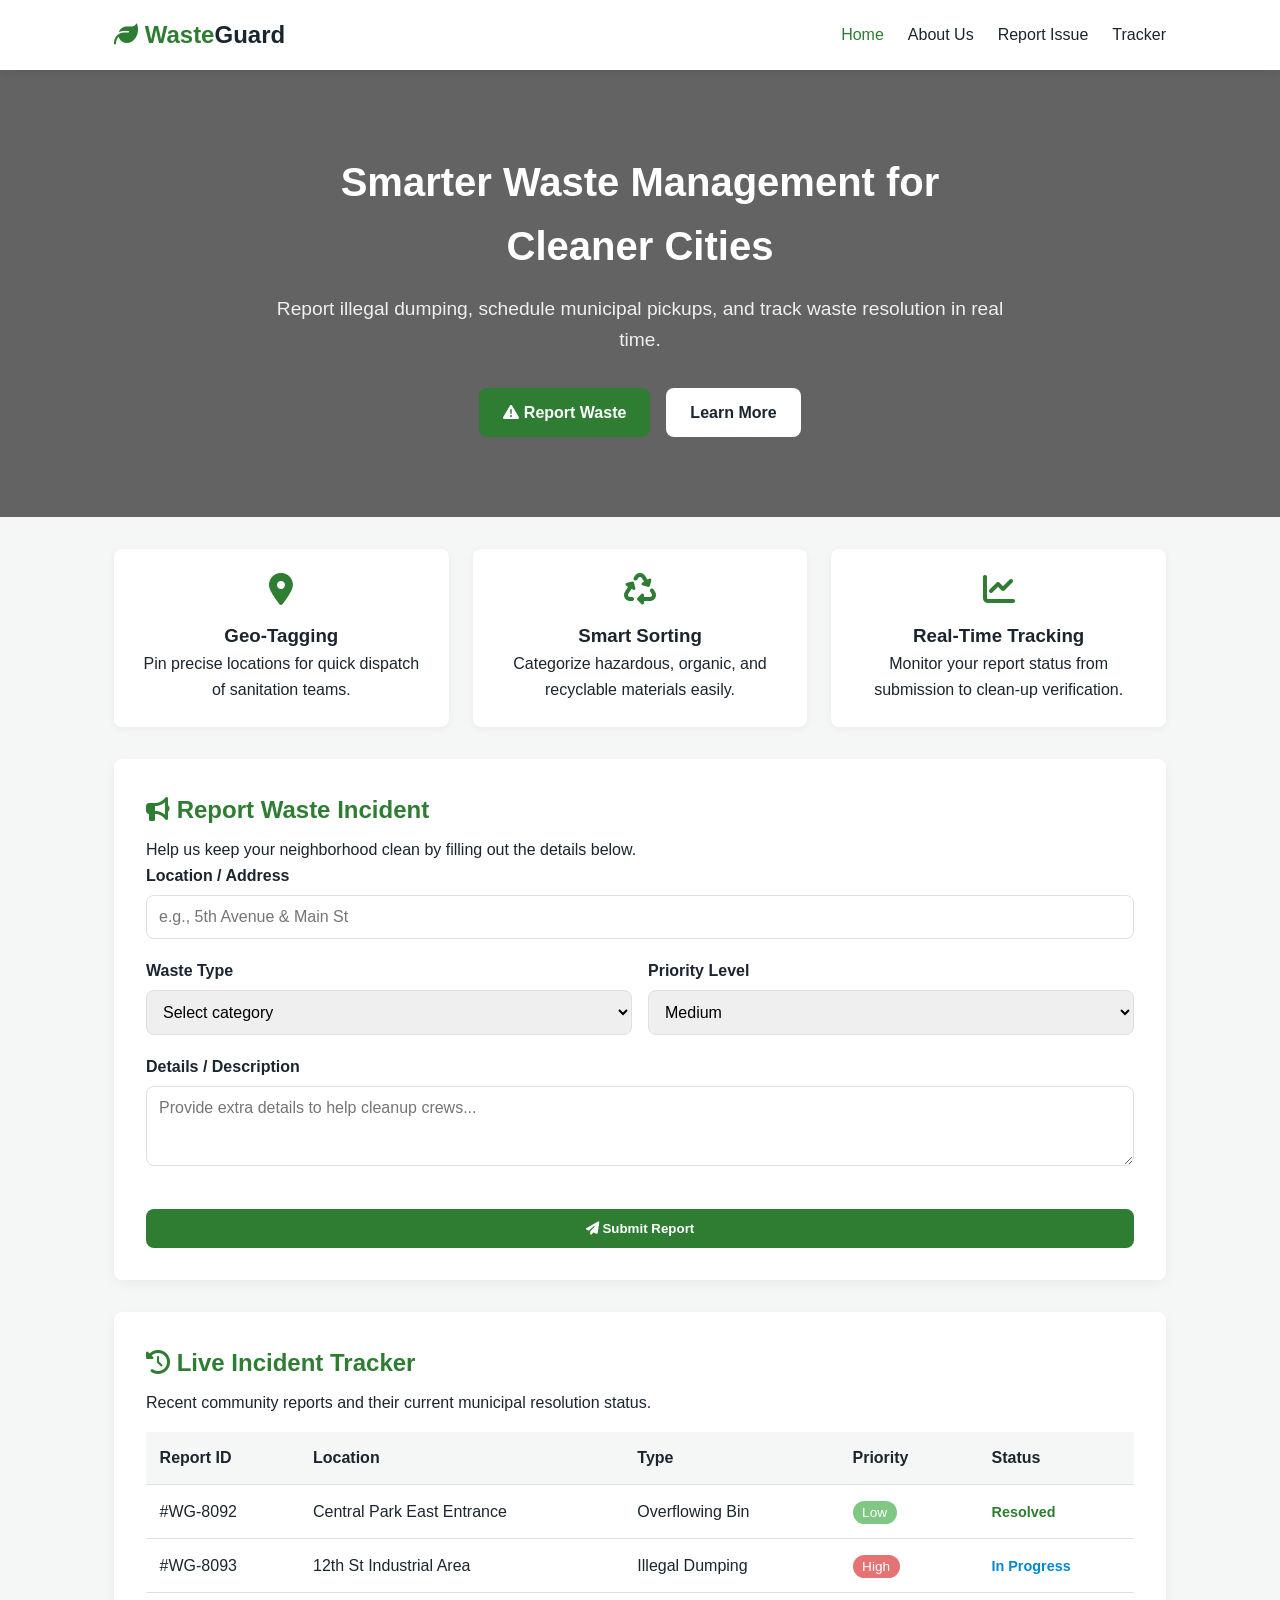
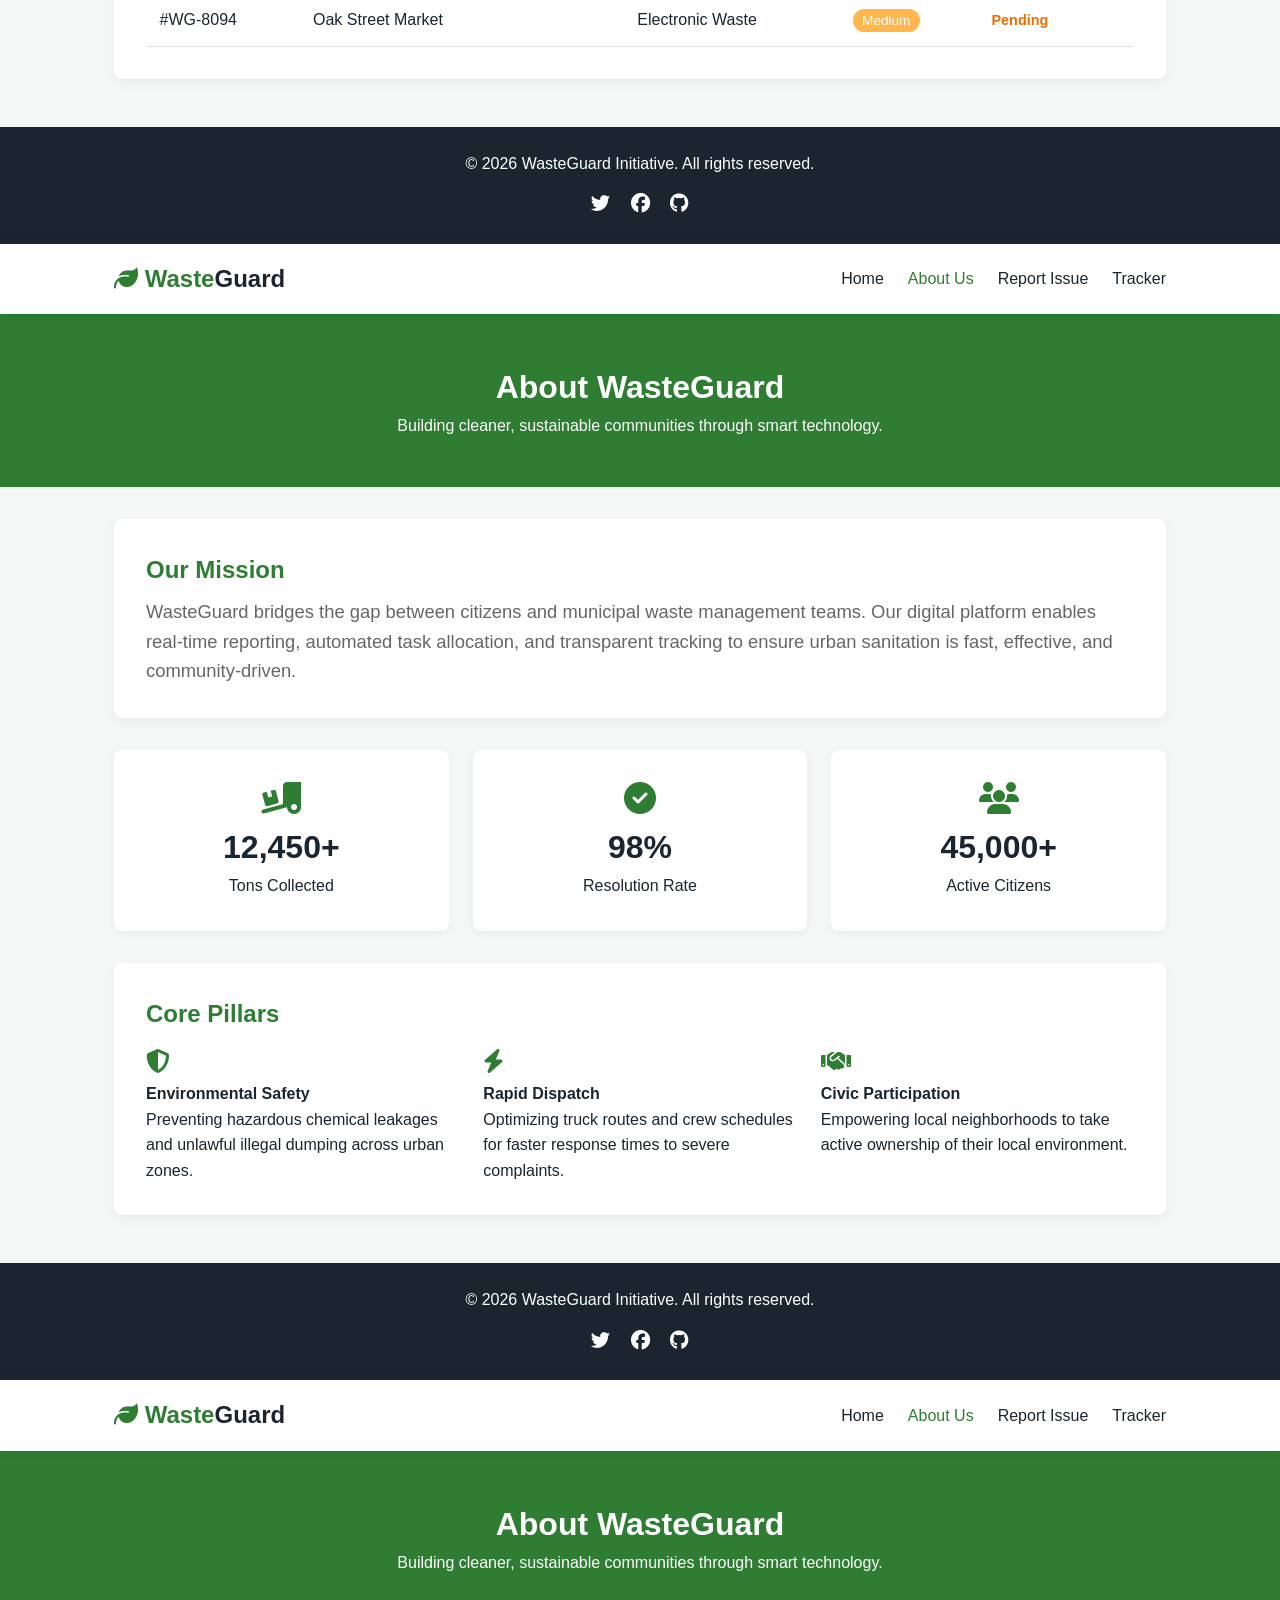
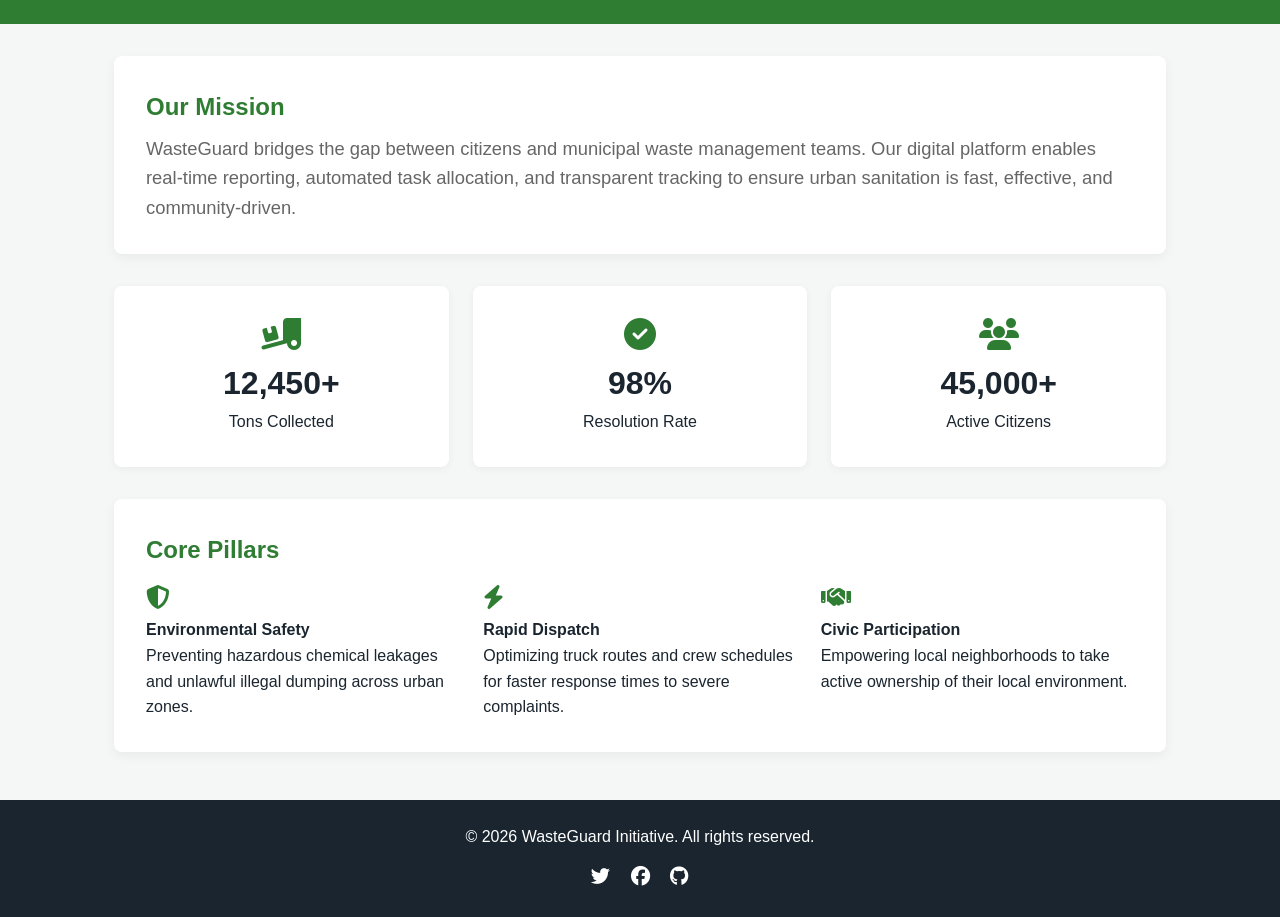
<file: index.html>
<!DOCTYPE html>
<html lang="en">
<head>
    <meta charset="UTF-8">
    <meta name="viewport" content="width=device-width, initial-scale=1.0">
    <title>WasteGuard - Smart Waste Management</title>
    <link rel="stylesheet" href="styles.css">
    <link rel="stylesheet" href="https://cdnjs.cloudflare.com/ajax/libs/font-awesome/6.4.0/css/all.min.css">
</head>
<body>
    <!-- Header / Navigation -->
    <header>
        <nav class="navbar">
            <a href="index.html" class="logo">
                <i class="fa-solid fa-leaf"></i> Waste<span>Guard</span>
            </a>
            <ul class="nav-links" id="navLinks">
                <li><a href="index.html" class="active">Home</a></li>
                <li><a href="about.html">About Us</a></li>
                <li><a href="#report">Report Issue</a></li>
                <li><a href="#tracker">Tracker</a></li>
            </ul>
            <div class="hamburger" id="hamburger">
                <i class="fa-solid fa-bars"></i>
            </div>
        </nav>
    </header>

    <!-- Hero Section -->
    <section class="hero">
        <div class="hero-content">
            <h1>Smarter Waste Management for Cleaner Cities</h1>
            <p>Report illegal dumping, schedule municipal pickups, and track waste resolution in real time.</p>
            <div class="hero-btns">
                <a href="#report" class="btn btn-primary"><i class="fa-solid fa-triangle-exclamation"></i> Report Waste</a>
                <a href="about.html" class="btn btn-secondary">Learn More</a>
            </div>
        </div>
    </section>

    <!-- Main Content Container -->
    <main class="container">
        <!-- Feature Highlights -->
        <section class="features">
            <div class="feature-card">
                <i class="fa-solid fa-location-dot feature-icon"></i>
                <h3>Geo-Tagging</h3>
                <p>Pin precise locations for quick dispatch of sanitation teams.</p>
            </div>
            <div class="feature-card">
                <i class="fa-solid fa-recycle feature-icon"></i>
                <h3>Smart Sorting</h3>
                <p>Categorize hazardous, organic, and recyclable materials easily.</p>
            </div>
            <div class="feature-card">
                <i class="fa-solid fa-chart-line feature-icon"></i>
                <h3>Real-Time Tracking</h3>
                <p>Monitor your report status from submission to clean-up verification.</p>
            </div>
        </section>

        <!-- Report Form Section -->
        <section id="report" class="section-card">
            <h2><i class="fa-solid fa-bullhorn"></i> Report Waste Incident</h2>
            <p>Help us keep your neighborhood clean by filling out the details below.</p>
            
            <form id="wasteReportForm">
                <div class="form-group">
                    <label for="location">Location / Address</label>
                    <input type="text" id="location" placeholder="e.g., 5th Avenue & Main St" required>
                </div>

                <div class="form-row">
                    <div class="form-group">
                        <label for="wasteType">Waste Type</label>
                        <select id="wasteType" required>
                            <option value="" disabled selected>Select category</option>
                            <option value="Household Trash">Household Trash</option>
                            <option value="Illegal Dumping">Illegal Dumping</option>
                            <option value="Hazardous Material">Hazardous Material</option>
                            <option value="Electronic Waste">Electronic Waste</option>
                            <option value="Overflowing Bin">Overflowing Public Bin</option>
                        </select>
                    </div>

                    <div class="form-group">
                        <label for="priority">Priority Level</label>
                        <select id="priority" required>
                            <option value="Low">Low</option>
                            <option value="Medium" selected>Medium</option>
                            <option value="High">High (Immediate Hazard)</option>
                        </select>
                    </div>
                </div>

                <div class="form-group">
                    <label for="description">Details / Description</label>
                    <textarea id="description" rows="3" placeholder="Provide extra details to help cleanup crews..."></textarea>
                </div>

                <button type="submit" class="btn btn-primary btn-block">
                    <i class="fa-solid fa-paper-plane"></i> Submit Report
                </button>
            </form>
        </section>

        <!-- Incident Tracker Section -->
        <section id="tracker" class="section-card">
            <h2><i class="fa-solid fa-clock-rotate-left"></i> Live Incident Tracker</h2>
            <p>Recent community reports and their current municipal resolution status.</p>
            
            <div class="table-responsive">
                <table class="report-table">
                    <thead>
                        <tr>
                            <th>Report ID</th>
                            <th>Location</th>
                            <th>Type</th>
                            <th>Priority</th>
                            <th>Status</th>
                        </tr>
                    </thead>
                    <tbody id="reportTableBody">
                        <tr>
                            <td>#WG-8092</td>
                            <td>Central Park East Entrance</td>
                            <td>Overflowing Bin</td>
                            <td><span class="badge badge-low">Low</span></td>
                            <td><span class="status status-resolved">Resolved</span></td>
                        </tr>
                        <tr>
                            <td>#WG-8093</td>
                            <td>12th St Industrial Area</td>
                            <td>Illegal Dumping</td>
                            <td><span class="badge badge-high">High</span></td>
                            <td><span class="status status-progress">In Progress</span></td>
                        </tr>
                        <tr>
                            <td>#WG-8094</td>
                            <td>Oak Street Market</td>
                            <td>Electronic Waste</td>
                            <td><span class="badge badge-medium">Medium</span></td>
                            <td><span class="status status-pending">Pending</span></td>
                        </tr>
                    </tbody>
                </table>
            </div>
        </section>
    </main>

    <!-- Footer -->
    <footer>
        <div class="footer-content">
            <p>&copy; 2026 WasteGuard Initiative. All rights reserved.</p>
            <div class="socials">
                <a href="#"><i class="fa-brands fa-twitter"></i></a>
                <a href="#"><i class="fa-brands fa-facebook"></i></a>
                <a href="#"><i class="fa-brands fa-github"></i></a>
            </div>
        </div>
    </footer>

    <script src="script.js"></script>
</body>
</html>
<!DOCTYPE html>
<html lang="en">
<head>
    <meta charset="UTF-8">
    <meta name="viewport" content="width=device-width, initial-scale=1.0">
    <title>About Us - WasteGuard</title>
    <link rel="stylesheet" href="styles.css">
    <link rel="stylesheet" href="https://cdnjs.cloudflare.com/ajax/libs/font-awesome/6.4.0/css/all.min.css">
</head>
<body>
    <!-- Header / Navigation -->
    <header>
        <nav class="navbar">
            <a href="index.html" class="logo">
                <i class="fa-solid fa-leaf"></i> Waste<span>Guard</span>
            </a>
            <ul class="nav-links" id="navLinks">
                <li><a href="index.html">Home</a></li>
                <li><a href="about.html" class="active">About Us</a></li>
                <li><a href="index.html#report">Report Issue</a></li>
                <li><a href="index.html#tracker">Tracker</a></li>
            </ul>
            <div class="hamburger" id="hamburger">
                <i class="fa-solid fa-bars"></i>
            </div>
        </nav>
    </header>

    <!-- Page Banner -->
    <div class="page-banner">
        <h1>About WasteGuard</h1>
        <p>Building cleaner, sustainable communities through smart technology.</p>
    </div>

    <!-- Main Content Container -->
    <main class="container">
        <!-- Mission Section -->
        <section class="section-card">
            <h2>Our Mission</h2>
            <p class="lead-text">
                WasteGuard bridges the gap between citizens and municipal waste management teams. Our digital platform enables real-time reporting, automated task allocation, and transparent tracking to ensure urban sanitation is fast, effective, and community-driven.
            </p>
        </section>

        <!-- Stats Counter Section -->
        <section class="stats-grid">
            <div class="stat-card">
                <i class="fa-solid fa-truck-ramp-box"></i>
                <h3>12,450+</h3>
                <p>Tons Collected</p>
            </div>
            <div class="stat-card">
                <i class="fa-solid fa-circle-check"></i>
                <h3>98%</h3>
                <p>Resolution Rate</p>
            </div>
            <div class="stat-card">
                <i class="fa-solid fa-users"></i>
                <h3>45,000+</h3>
                <p>Active Citizens</p>
            </div>
        </section>

        <!-- Core Pillars -->
        <section class="section-card">
            <h2>Core Pillars</h2>
            <div class="pillars-grid">
                <div class="pillar-item">
                    <i class="fa-solid fa-shield-halved"></i>
                    <h4>Environmental Safety</h4>
                    <p>Preventing hazardous chemical leakages and unlawful illegal dumping across urban zones.</p>
                </div>
                <div class="pillar-item">
                    <i class="fa-solid fa-bolt"></i>
                    <h4>Rapid Dispatch</h4>
                    <p>Optimizing truck routes and crew schedules for faster response times to severe complaints.</p>
                </div>
                <div class="pillar-item">
                    <i class="fa-solid fa-handshake"></i>
                    <h4>Civic Participation</h4>
                    <p>Empowering local neighborhoods to take active ownership of their local environment.</p>
                </div>
            </div>
        </section>
    </main>

    <!-- Footer -->
    <footer>
        <div class="footer-content">
            <p>&copy; 2026 WasteGuard Initiative. All rights reserved.</p>
            <div class="socials">
                <a href="#"><i class="fa-brands fa-twitter"></i></a>
                <a href="#"><i class="fa-brands fa-facebook"></i></a>
                <a href="#"><i class="fa-brands fa-github"></i></a>
            </div>
        </div>
    </footer>

    <script src="script.js"></script>
</body>
</html>
<!DOCTYPE html>
<html lang="en">
<head>
    <meta charset="UTF-8">
    <meta name="viewport" content="width=device-width, initial-scale=1.0">
    <title>About Us - WasteGuard</title>
    <link rel="stylesheet" href="styles.css">
    <link rel="stylesheet" href="https://cdnjs.cloudflare.com/ajax/libs/font-awesome/6.4.0/css/all.min.css">
</head>
<body>
    <!-- Header / Navigation -->
    <header>
        <nav class="navbar">
            <a href="index.html" class="logo">
                <i class="fa-solid fa-leaf"></i> Waste<span>Guard</span>
            </a>
            <ul class="nav-links" id="navLinks">
                <li><a href="index.html">Home</a></li>
                <li><a href="about.html" class="active">About Us</a></li>
                <li><a href="index.html#report">Report Issue</a></li>
                <li><a href="index.html#tracker">Tracker</a></li>
            </ul>
            <div class="hamburger" id="hamburger">
                <i class="fa-solid fa-bars"></i>
            </div>
        </nav>
    </header>

    <!-- Page Banner -->
    <div class="page-banner">
        <h1>About WasteGuard</h1>
        <p>Building cleaner, sustainable communities through smart technology.</p>
    </div>

    <!-- Main Content Container -->
    <main class="container">
        <!-- Mission Section -->
        <section class="section-card">
            <h2>Our Mission</h2>
            <p class="lead-text">
                WasteGuard bridges the gap between citizens and municipal waste management teams. Our digital platform enables real-time reporting, automated task allocation, and transparent tracking to ensure urban sanitation is fast, effective, and community-driven.
            </p>
        </section>

        <!-- Stats Counter Section -->
        <section class="stats-grid">
            <div class="stat-card">
                <i class="fa-solid fa-truck-ramp-box"></i>
                <h3>12,450+</h3>
                <p>Tons Collected</p>
            </div>
            <div class="stat-card">
                <i class="fa-solid fa-circle-check"></i>
                <h3>98%</h3>
                <p>Resolution Rate</p>
            </div>
            <div class="stat-card">
                <i class="fa-solid fa-users"></i>
                <h3>45,000+</h3>
                <p>Active Citizens</p>
            </div>
        </section>

        <!-- Core Pillars -->
        <section class="section-card">
            <h2>Core Pillars</h2>
            <div class="pillars-grid">
                <div class="pillar-item">
                    <i class="fa-solid fa-shield-halved"></i>
                    <h4>Environmental Safety</h4>
                    <p>Preventing hazardous chemical leakages and unlawful illegal dumping across urban zones.</p>
                </div>
                <div class="pillar-item">
                    <i class="fa-solid fa-bolt"></i>
                    <h4>Rapid Dispatch</h4>
                    <p>Optimizing truck routes and crew schedules for faster response times to severe complaints.</p>
                </div>
                <div class="pillar-item">
                    <i class="fa-solid fa-handshake"></i>
                    <h4>Civic Participation</h4>
                    <p>Empowering local neighborhoods to take active ownership of their local environment.</p>
                </div>
            </div>
        </section>
    </main>

    <!-- Footer -->
    <footer>
        <div class="footer-content">
            <p>&copy; 2026 WasteGuard Initiative. All rights reserved.</p>
            <div class="socials">
                <a href="#"><i class="fa-brands fa-twitter"></i></a>
                <a href="#"><i class="fa-brands fa-facebook"></i></a>
                <a href="#"><i class="fa-brands fa-github"></i></a>
            </div>
        </div>
    </footer>

    <script src="script.js"></script>
</body>
              </html>
</file>
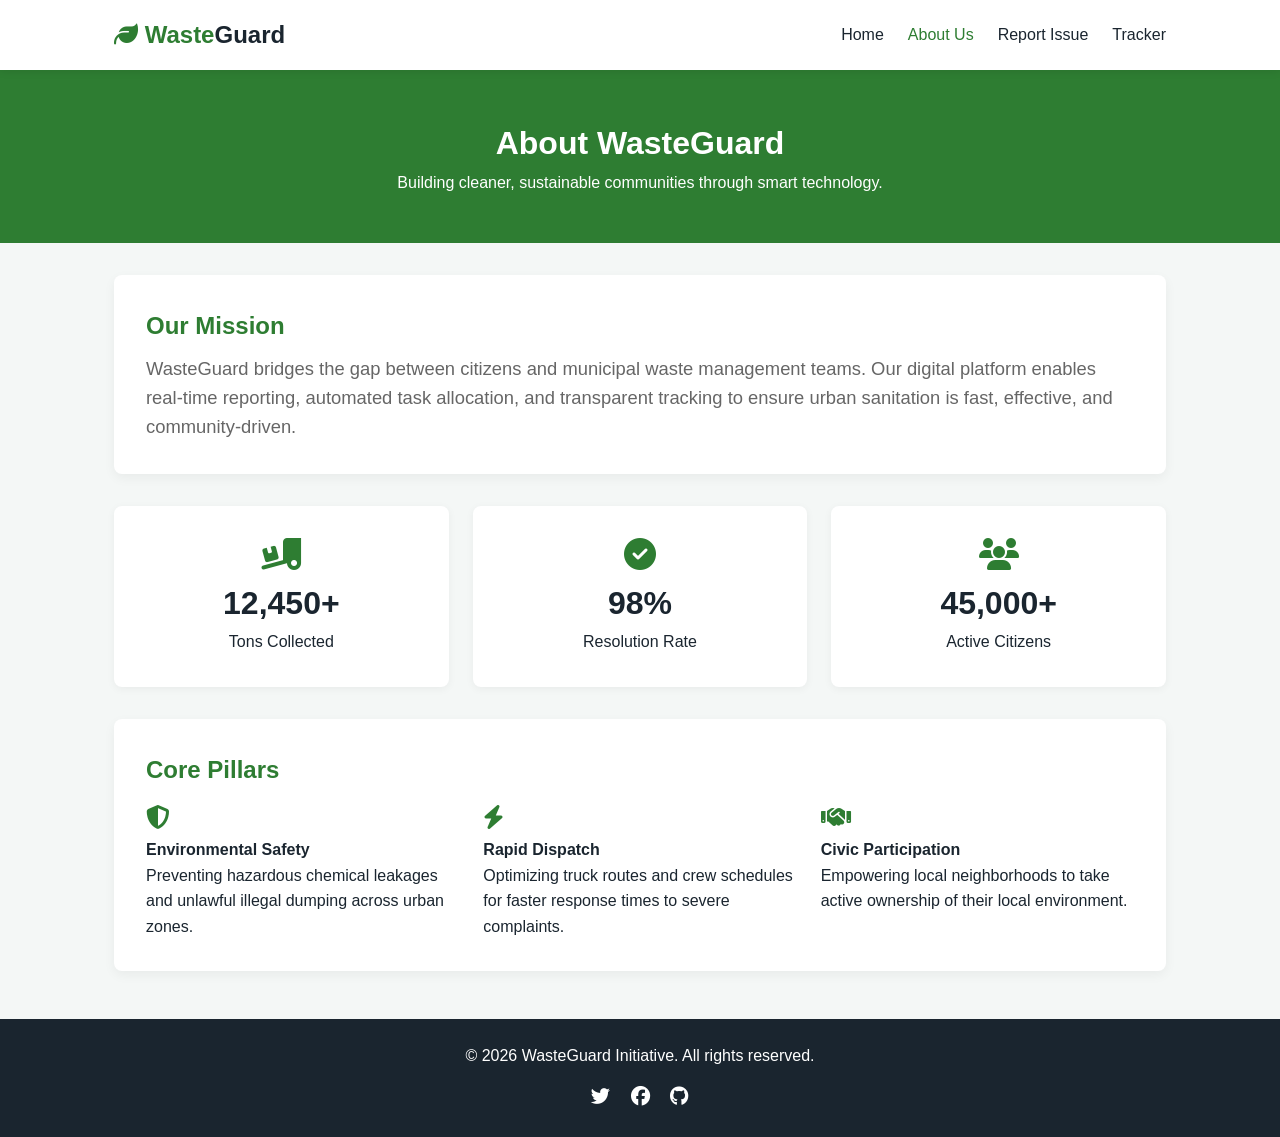
<file: about.html>
<!DOCTYPE html>
<html lang="en">
<head>
    <meta charset="UTF-8">
    <meta name="viewport" content="width=device-width, initial-scale=1.0">
    <title>About Us - WasteGuard</title>
    <link rel="stylesheet" href="styles.css">
    <link rel="stylesheet" href="https://cdnjs.cloudflare.com/ajax/libs/font-awesome/6.4.0/css/all.min.css">
</head>
<body>
    <!-- Header / Navigation -->
    <header>
        <nav class="navbar">
            <a href="index.html" class="logo">
                <i class="fa-solid fa-leaf"></i> Waste<span>Guard</span>
            </a>
            <ul class="nav-links" id="navLinks">
                <li><a href="index.html">Home</a></li>
                <li><a href="about.html" class="active">About Us</a></li>
                <li><a href="index.html#report">Report Issue</a></li>
                <li><a href="index.html#tracker">Tracker</a></li>
            </ul>
            <div class="hamburger" id="hamburger">
                <i class="fa-solid fa-bars"></i>
            </div>
        </nav>
    </header>

    <!-- Page Banner -->
    <div class="page-banner">
        <h1>About WasteGuard</h1>
        <p>Building cleaner, sustainable communities through smart technology.</p>
    </div>

    <!-- Main Content Container -->
    <main class="container">
        <!-- Mission Section -->
        <section class="section-card">
            <h2>Our Mission</h2>
            <p class="lead-text">
                WasteGuard bridges the gap between citizens and municipal waste management teams. Our digital platform enables real-time reporting, automated task allocation, and transparent tracking to ensure urban sanitation is fast, effective, and community-driven.
            </p>
        </section>

        <!-- Stats Counter Section -->
        <section class="stats-grid">
            <div class="stat-card">
                <i class="fa-solid fa-truck-ramp-box"></i>
                <h3>12,450+</h3>
                <p>Tons Collected</p>
            </div>
            <div class="stat-card">
                <i class="fa-solid fa-circle-check"></i>
                <h3>98%</h3>
                <p>Resolution Rate</p>
            </div>
            <div class="stat-card">
                <i class="fa-solid fa-users"></i>
                <h3>45,000+</h3>
                <p>Active Citizens</p>
            </div>
        </section>

        <!-- Core Pillars -->
        <section class="section-card">
            <h2>Core Pillars</h2>
            <div class="pillars-grid">
                <div class="pillar-item">
                    <i class="fa-solid fa-shield-halved"></i>
                    <h4>Environmental Safety</h4>
                    <p>Preventing hazardous chemical leakages and unlawful illegal dumping across urban zones.</p>
                </div>
                <div class="pillar-item">
                    <i class="fa-solid fa-bolt"></i>
                    <h4>Rapid Dispatch</h4>
                    <p>Optimizing truck routes and crew schedules for faster response times to severe complaints.</p>
                </div>
                <div class="pillar-item">
                    <i class="fa-solid fa-handshake"></i>
                    <h4>Civic Participation</h4>
                    <p>Empowering local neighborhoods to take active ownership of their local environment.</p>
                </div>
            </div>
        </section>
    </main>

    <!-- Footer -->
    <footer>
        <div class="footer-content">
            <p>&copy; 2026 WasteGuard Initiative. All rights reserved.</p>
            <div class="socials">
                <a href="#"><i class="fa-brands fa-twitter"></i></a>
                <a href="#"><i class="fa-brands fa-facebook"></i></a>
                <a href="#"><i class="fa-brands fa-github"></i></a>
            </div>
        </div>
    </footer>

    <script src="script.js"></script>
</body>
</html>
</file>
<file: styles.css>
/* CSS Variables & Theme Setup */
:root {
    --primary-color: #2e7d32;
    --primary-hover: #1b5e20;
    --secondary-color: #0288d1;
    --dark-color: #1a252f;
    --light-bg: #f4f7f6;
    --white: #ffffff;
    --gray-text: #666666;
    --border-color: #e0e0e0;

    --status-pending: #ed6c02;
    --status-progress: #0288d1;
    --status-resolved: #2e7d32;

    --badge-low: #81c784;
    --badge-medium: #ffb74d;
    --badge-high: #e57373;

    --radius: 8px;
    --transition: all 0.3s ease;
}

* {
    margin: 0;
    padding: 0;
    box-sizing: border-box;
    font-family: 'Segoe UI', Tahoma, Geneva, Verdana, sans-serif;
}

body {
    background-color: var(--light-bg);
    color: var(--dark-color);
    line-height: 1.6;
}

/* Navbar */
header {
    background-color: var(--white);
    box-shadow: 0 2px 8px rgba(0,0,0,0.08);
    position: sticky;
    top: 0;
    z-index: 1000;
}

.navbar {
    display: flex;
    justify-content: space-between;
    align-items: center;
    max-width: 1100px;
    margin: 0 auto;
    padding: 1rem 1.5rem;
}

.logo {
    font-size: 1.5rem;
    font-weight: 700;
    color: var(--primary-color);
    text-decoration: none;
}

.logo span {
    color: var(--dark-color);
}

.nav-links {
    display: flex;
    list-style: none;
    gap: 1.5rem;
}

.nav-links a {
    text-decoration: none;
    color: var(--dark-color);
    font-weight: 500;
    transition: var(--transition);
}

.nav-links a:hover,
.nav-links a.active {
    color: var(--primary-color);
}

.hamburger {
    display: none;
    font-size: 1.5rem;
    cursor: pointer;
}

/* Hero Section */
.hero {
    background: linear-gradient(rgba(0,0,0,0.6), rgba(0,0,0,0.6)), 
                url('https://images.unsplash.com/photo-1532996122724-e3c354a0b15b?auto=format&fit=crop&w=1350&q=80') center/cover no-repeat;
    color: var(--white);
    text-align: center;
    padding: 5rem 1.5rem;
}

.hero-content {
    max-width: 750px;
    margin: 0 auto;
}

.hero h1 {
    font-size: 2.5rem;
    margin-bottom: 1rem;
}

.hero p {
    font-size: 1.2rem;
    margin-bottom: 2rem;
    opacity: 0.9;
}

.hero-btns {
    display: flex;
    justify-content: center;
    gap: 1rem;
}

/* Buttons */
.btn {
    display: inline-block;
    padding: 0.75rem 1.5rem;
    border-radius: var(--radius);
    text-decoration: none;
    font-weight: 600;
    cursor: pointer;
    border: none;
    transition: var(--transition);
}

.btn-primary {
    background-color: var(--primary-color);
    color: var(--white);
}

.btn-primary:hover {
    background-color: var(--primary-hover);
}

.btn-secondary {
    background-color: var(--white);
    color: var(--dark-color);
}

.btn-secondary:hover {
    background-color: var(--border-color);
}

.btn-block {
    width: 100%;
    margin-top: 1rem;
}

/* Layout Containers */
.container {
    max-width: 1100px;
    margin: 2rem auto;
    padding: 0 1.5rem;
}

.section-card {
    background: var(--white);
    padding: 2rem;
    border-radius: var(--radius);
    box-shadow: 0 4px 12px rgba(0,0,0,0.05);
    margin-bottom: 2rem;
}

.section-card h2 {
    color: var(--primary-color);
    margin-bottom: 0.5rem;
}

/* Features Grid */
.features {
    display: grid;
    grid-template-columns: repeat(auto-fit, minmax(280px, 1fr));
    gap: 1.5rem;
    margin-bottom: 2rem;
}

.feature-card {
    background: var(--white);
    padding: 1.5rem;
    border-radius: var(--radius);
    text-align: center;
    box-shadow: 0 2px 8px rgba(0,0,0,0.05);
}

.feature-icon {
    font-size: 2rem;
    color: var(--primary-color);
    margin-bottom: 1rem;
}

/* Form Styling */
.form-group {
    margin-bottom: 1.2rem;
}

.form-row {
    display: grid;
    grid-template-columns: 1fr 1fr;
    gap: 1rem;
}

label {
    display: block;
    margin-bottom: 0.4rem;
    font-weight: 600;
}

input, select, textarea {
    width: 100%;
    padding: 0.75rem;
    border: 1px solid var(--border-color);
    border-radius: var(--radius);
    font-size: 1rem;
    outline: none;
}

input:focus, select:focus, textarea:focus {
    border-color: var(--primary-color);
}

/* Tables */
.table-responsive {
    overflow-x: auto;
    margin-top: 1rem;
}

.report-table {
    width: 100%;
    border-collapse: collapse;
    text-align: left;
}

.report-table th, .report-table td {
    padding: 0.85rem;
    border-bottom: 1px solid var(--border-color);
}

.report-table th {
    background-color: var(--light-bg);
}

/* Status & Priority Badges */
.badge {
    padding: 0.25rem 0.6rem;
    border-radius: 12px;
    font-size: 0.85rem;
    color: var(--white);
}

.badge-low { background-color: var(--badge-low); }
.badge-medium { background-color: var(--badge-medium); }
.badge-high { background-color: var(--badge-high); }

.status {
    font-weight: 600;
    font-size: 0.9rem;
}

.status-pending { color: var(--status-pending); }
.status-progress { color: var(--status-progress); }
.status-resolved { color: var(--status-resolved); }

/* About Page Elements */
.page-banner {
    background-color: var(--primary-color);
    color: var(--white);
    text-align: center;
    padding: 3rem 1.5rem;
}

.lead-text {
    font-size: 1.15rem;
    color: var(--gray-text);
}

.stats-grid {
    display: grid;
    grid-template-columns: repeat(auto-fit, minmax(220px, 1fr));
    gap: 1.5rem;
    margin-bottom: 2rem;
}

.stat-card {
    background: var(--white);
    padding: 2rem;
    text-align: center;
    border-radius: var(--radius);
    box-shadow: 0 2px 8px rgba(0,0,0,0.05);
}

.stat-card i {
    font-size: 2rem;
    color: var(--primary-color);
    margin-bottom: 0.5rem;
}

.stat-card h3 {
    font-size: 2rem;
    color: var(--dark-color);
}

.pillars-grid {
    display: grid;
    grid-template-columns: repeat(auto-fit, minmax(250px, 1fr));
    gap: 1.5rem;
    margin-top: 1rem;
}

.pillar-item i {
    font-size: 1.5rem;
    color: var(--primary-color);
    margin-bottom: 0.5rem;
}

/* Footer */
footer {
    background-color: var(--dark-color);
    color: var(--white);
    text-align: center;
    padding: 1.5rem;
    margin-top: 3rem;
}

.footer-content {
    display: flex;
    flex-direction: column;
    align-items: center;
    gap: 0.8rem;
}

.socials a {
    color: var(--white);
    font-size: 1.2rem;
    margin: 0 0.5rem;
    transition: var(--transition);
}

.socials a:hover {
    color: var(--primary-color);
}

/* Responsive Navigation Breakpoint */
@media (max-width: 768px) {
    .nav-links {
        display: none;
        flex-direction: column;
        width: 100%;
        position: absolute;
        top: 60px;
        left: 0;
        background-color: var(--white);
        box-shadow: 0 4px 6px rgba(0,0,0,0.1);
        padding: 1rem;
    }

    .nav-links.active {
        display: flex;
    }

    .hamburger {
        display: block;
    }

    .form-row {
        grid-template-columns: 1fr;
    }
  }
</file>
